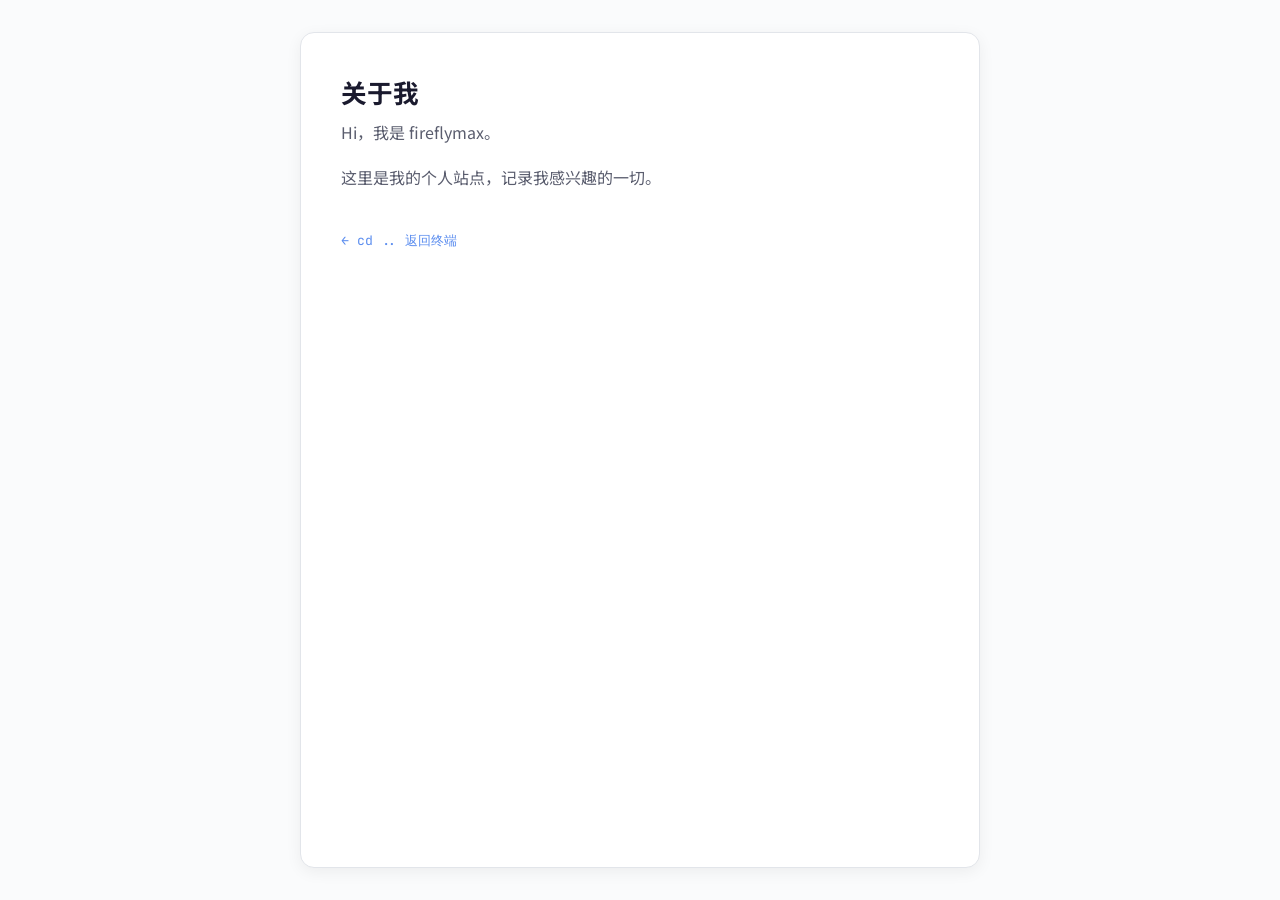
<file: about.html>
<!DOCTYPE html>
<html lang="zh-CN">
<head>
    <meta charset="UTF-8">
    <meta name="viewport" content="width=device-width, initial-scale=1.0">
    <title>About — fireflymax</title>
    <link href="https://fonts.googleapis.com/css2?family=Noto+Sans+SC:wght@300;400;500;700&family=JetBrains+Mono:wght@400;500&display=swap" rel="stylesheet">
    <style>
        * { margin: 0; padding: 0; box-sizing: border-box; }
        body {
            font-family: 'Noto Sans SC', 'Segoe UI', system-ui, sans-serif;
            background: #fafbfc;
            color: #1a1a2e;
            min-height: 100vh;
            display: flex;
            justify-content: center;
            padding: 2rem;
            -webkit-font-smoothing: antialiased;
        }
        .post {
            max-width: 680px;
            width: 100%;
            background: #fff;
            border: 1px solid #e2e5ea;
            border-radius: 14px;
            padding: 2.5rem;
            box-shadow: 0 4px 16px rgba(0,0,0,0.06);
        }
        .post h1 {
            font-size: 1.6rem;
            font-weight: 700;
            margin-bottom: 0.5rem;
        }
        .post p {
            line-height: 1.8;
            color: #5a5d6e;
            margin-bottom: 1rem;
        }
        .back-link {
            display: inline-block;
            margin-top: 1.5rem;
            font-family: 'JetBrains Mono', monospace;
            font-size: 0.82rem;
            color: #5b8def;
            text-decoration: none;
        }
        .back-link:hover { text-decoration: underline; }
    </style>
</head>
<body>
    <div class="post">
        <h1>关于我</h1>
        <p>Hi，我是 fireflymax。</p>
        <p>这里是我的个人站点，记录我感兴趣的一切。</p>
        <a href="./index.html" class="back-link">← cd .. 返回终端</a>
    </div>
</body>
</html>
</file>
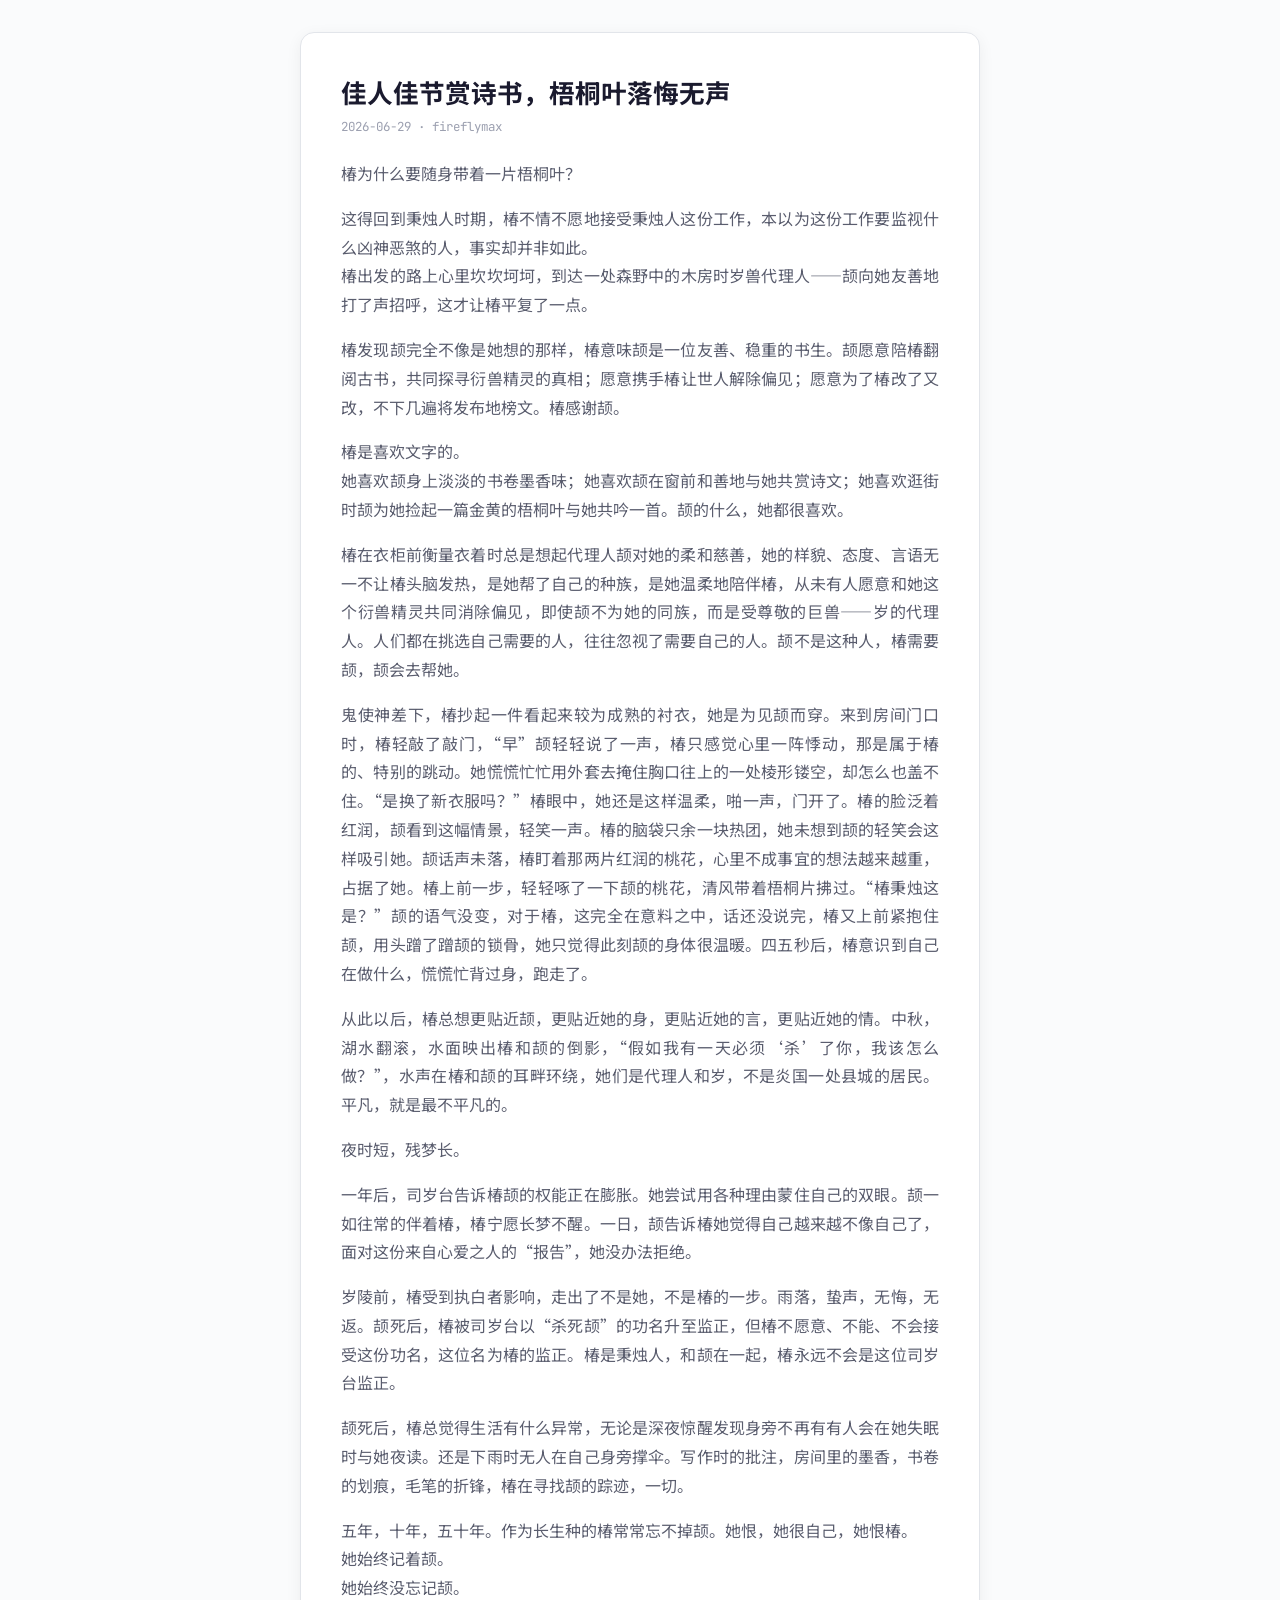
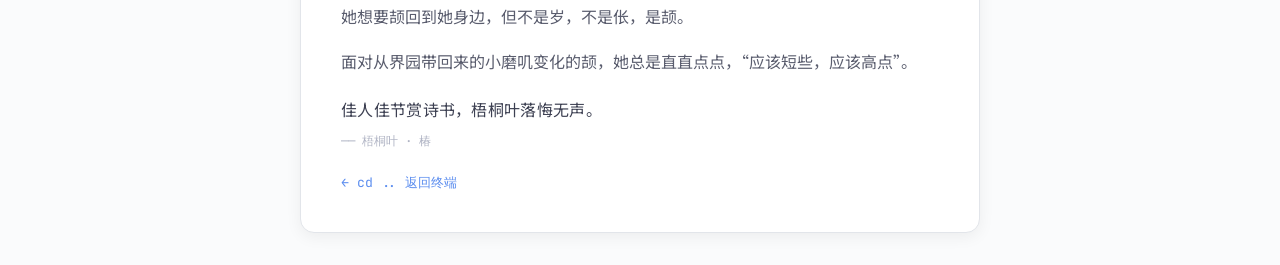
<file: blog/chun_jie.html>
<!DOCTYPE html>
<html lang="zh-CN">
<head>
    <meta charset="UTF-8">
    <meta name="viewport" content="width=device-width, initial-scale=1.0">
    <title>佳人佳节赏诗书，梧桐叶落悔无声 · fireflymax</title>
    <link href="https://fonts.googleapis.com/css2?family=Noto+Sans+SC:wght@300;400;500;700&family=JetBrains+Mono:wght@400;500&display=swap" rel="stylesheet">
    <style>
        * { margin: 0; padding: 0; box-sizing: border-box; }
        body {
            font-family: 'Noto Sans SC', 'Segoe UI', system-ui, sans-serif;
            background: #fafbfc;
            color: #1a1a2e;
            min-height: 100vh;
            display: flex;
            justify-content: center;
            padding: 2rem;
            -webkit-font-smoothing: antialiased;
        }
        .post {
            max-width: 680px;
            width: 100%;
            background: #fff;
            border: 1px solid #e2e5ea;
            border-radius: 14px;
            padding: 2.5rem;
            box-shadow: 0 4px 16px rgba(0,0,0,0.06);
        }
        .post h1 {
            font-size: 1.6rem;
            font-weight: 700;
            margin-bottom: 0.5rem;
        }
        .post .date {
            font-family: 'JetBrains Mono', monospace;
            font-size: 0.78rem;
            color: #9ca0b0;
            margin-bottom: 1.5rem;
        }
        .post p {
            line-height: 1.8;
            color: #5a5d6e;
            margin-bottom: 1rem;
            text-align: justify;
        }
        /* 故事段落间距更舒服，且保留统一风格 */
        .post p:last-of-type {
            margin-bottom: 0.5rem;
        }
        .back-link {
            display: inline-block;
            margin-top: 1.5rem;
            font-family: 'JetBrains Mono', monospace;
            font-size: 0.82rem;
            color: #5b8def;
            text-decoration: none;
        }
        .back-link:hover { text-decoration: underline; }
        /* 增加一点呼吸感 */
        .story-divider {
            margin: 1.2rem 0;
            border: 0;
            height: 1px;
            background: linear-gradient(to right, #e2e5ea, transparent);
        }
        .signature {
            font-family: 'JetBrains Mono', monospace;
            font-size: 0.78rem;
            color: #b0b4c4;
            margin-top: 0.5rem;
        }
    </style>
</head>
<body>
    <div class="post">
        <h1>佳人佳节赏诗书，梧桐叶落悔无声</h1>
        <div class="date">2026-06-29 · fireflymax</div>

        <p>椿为什么要随身带着一片梧桐叶？</p>
        <p>这得回到秉烛人时期，椿不情不愿地接受秉烛人这份工作，本以为这份工作要监视什么凶神恶煞的人，事实却并非如此。<br>
        椿出发的路上心里坎坎坷坷，到达一处森野中的木房时岁兽代理人——颉向她友善地打了声招呼，这才让椿平复了一点。</p>
        <p>椿发现颉完全不像是她想的那样，椿意味颉是一位友善、稳重的书生。颉愿意陪椿翻阅古书，共同探寻衍兽精灵的真相；愿意携手椿让世人解除偏见；愿意为了椿改了又改，不下几遍将发布地榜文。椿感谢颉。</p>
        <p>椿是喜欢文字的。<br>
        她喜欢颉身上淡淡的书卷墨香味；她喜欢颉在窗前和善地与她共赏诗文；她喜欢逛街时颉为她捡起一篇金黄的梧桐叶与她共吟一首。颉的什么，她都很喜欢。</p>
        <p>椿在衣柜前衡量衣着时总是想起代理人颉对她的柔和慈善，她的样貌、态度、言语无一不让椿头脑发热，是她帮了自己的种族，是她温柔地陪伴椿，从未有人愿意和她这个衍兽精灵共同消除偏见，即使颉不为她的同族，而是受尊敬的巨兽——岁的代理人。人们都在挑选自己需要的人，往往忽视了需要自己的人。颉不是这种人，椿需要颉，颉会去帮她。</p>
        <p>鬼使神差下，椿抄起一件看起来较为成熟的衬衣，她是为见颉而穿。来到房间门口时，椿轻敲了敲门，“早”颉轻轻说了一声，椿只感觉心里一阵悸动，那是属于椿的、特别的跳动。她慌慌忙忙用外套去掩住胸口往上的一处棱形镂空，却怎么也盖不住。“是换了新衣服吗？”椿眼中，她还是这样温柔，啪一声，门开了。椿的脸泛着红润，颉看到这幅情景，轻笑一声。椿的脑袋只余一块热团，她未想到颉的轻笑会这样吸引她。颉话声未落，椿盯着那两片红润的桃花，心里不成事宜的想法越来越重，占据了她。椿上前一步，轻轻啄了一下颉的桃花，清风带着梧桐片拂过。“椿秉烛这是？”颉的语气没变，对于椿，这完全在意料之中，话还没说完，椿又上前紧抱住颉，用头蹭了蹭颉的锁骨，她只觉得此刻颉的身体很温暖。四五秒后，椿意识到自己在做什么，慌慌忙背过身，跑走了。</p>
        <p>从此以后，椿总想更贴近颉，更贴近她的身，更贴近她的言，更贴近她的情。中秋，湖水翻滚，水面映出椿和颉的倒影，“假如我有一天必须‘杀’了你，我该怎么做？”，水声在椿和颉的耳畔环绕，她们是代理人和岁，不是炎国一处县城的居民。平凡，就是最不平凡的。</p>
        <p>夜时短，残梦长。</p>
        <p>一年后，司岁台告诉椿颉的权能正在膨胀。她尝试用各种理由蒙住自己的双眼。颉一如往常的伴着椿，椿宁愿长梦不醒。一日，颉告诉椿她觉得自己越来越不像自己了，面对这份来自心爱之人的“报告”，她没办法拒绝。</p>
        <p>岁陵前，椿受到执白者影响，走出了不是她，不是椿的一步。雨落，蛰声，无悔，无返。颉死后，椿被司岁台以“杀死颉”的功名升至监正，但椿不愿意、不能、不会接受这份功名，这位名为椿的监正。椿是秉烛人，和颉在一起，椿永远不会是这位司岁台监正。</p>
        <p>颉死后，椿总觉得生活有什么异常，无论是深夜惊醒发现身旁不再有有人会在她失眠时与她夜读。还是下雨时无人在自己身旁撑伞。写作时的批注，房间里的墨香，书卷的划痕，毛笔的折锋，椿在寻找颉的踪迹，一切。</p>
        <p>五年，十年，五十年。作为长生种的椿常常忘不掉颉。她恨，她很自己，她恨椿。<br>
        她始终记着颉。<br>
        她始终没忘记颉。<br>
        她想要颉回到她身边，但不是岁，不是伥，是颉。</p>
        <p>面对从界园带回来的小磨叽变化的颉，她总是直直点点，“应该短些，应该高点”。</p>

        <!-- 保持原文结尾诗句，并留一行呼吸 -->
        <p style="margin-top: 1.2rem; color: #3d4052; font-weight: 400; letter-spacing: 0.3px;">佳人佳节赏诗书，梧桐叶落悔无声。</p>
        <div class="signature">—— 梧桐叶 · 椿</div>

        <a href="../index.html" class="back-link">← cd .. 返回终端</a>
    </div>
</body>
</html>
</file>
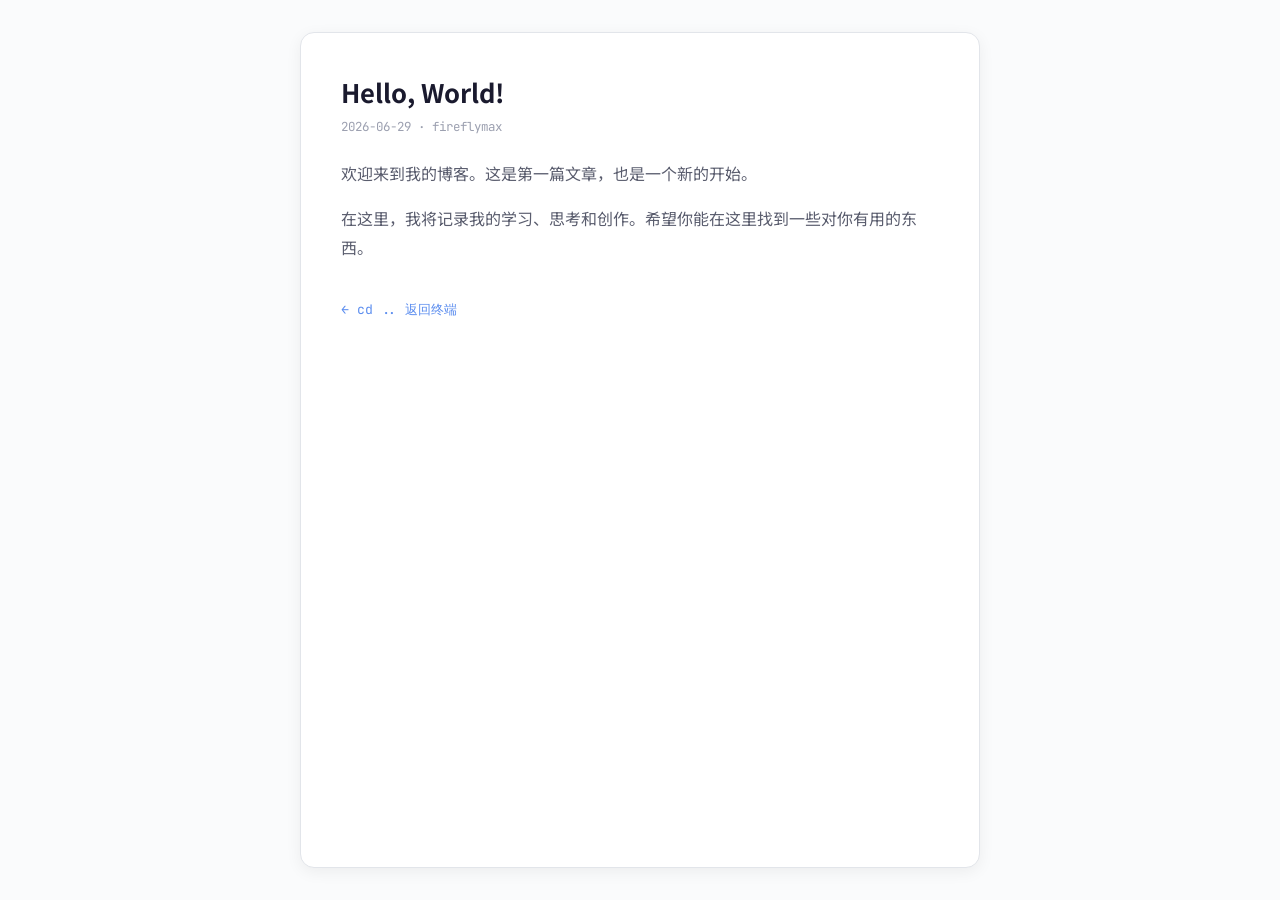
<file: blog/hello-world.html>
<!DOCTYPE html>
<html lang="zh-CN">
<head>
    <meta charset="UTF-8">
    <meta name="viewport" content="width=device-width, initial-scale=1.0">
    <title>Hello World — fireflymax</title>
    <link href="https://fonts.googleapis.com/css2?family=Noto+Sans+SC:wght@300;400;500;700&family=JetBrains+Mono:wght@400;500&display=swap" rel="stylesheet">
    <style>
        * { margin: 0; padding: 0; box-sizing: border-box; }
        body {
            font-family: 'Noto Sans SC', 'Segoe UI', system-ui, sans-serif;
            background: #fafbfc;
            color: #1a1a2e;
            min-height: 100vh;
            display: flex;
            justify-content: center;
            padding: 2rem;
            -webkit-font-smoothing: antialiased;
        }
        .post {
            max-width: 680px;
            width: 100%;
            background: #fff;
            border: 1px solid #e2e5ea;
            border-radius: 14px;
            padding: 2.5rem;
            box-shadow: 0 4px 16px rgba(0,0,0,0.06);
        }
        .post h1 {
            font-size: 1.6rem;
            font-weight: 700;
            margin-bottom: 0.5rem;
        }
        .post .date {
            font-family: 'JetBrains Mono', monospace;
            font-size: 0.78rem;
            color: #9ca0b0;
            margin-bottom: 1.5rem;
        }
        .post p {
            line-height: 1.8;
            color: #5a5d6e;
            margin-bottom: 1rem;
        }
        .back-link {
            display: inline-block;
            margin-top: 1.5rem;
            font-family: 'JetBrains Mono', monospace;
            font-size: 0.82rem;
            color: #5b8def;
            text-decoration: none;
        }
        .back-link:hover { text-decoration: underline; }
    </style>
</head>
<body>
    <div class="post">
        <h1>Hello, World!</h1>
        <div class="date">2026-06-29 · fireflymax</div>
        <p>欢迎来到我的博客。这是第一篇文章，也是一个新的开始。</p>
        <p>在这里，我将记录我的学习、思考和创作。希望你能在这里找到一些对你有用的东西。</p>
        <a href="../index.html" class="back-link">← cd .. 返回终端</a>
    </div>
</body>
</html>
</file>
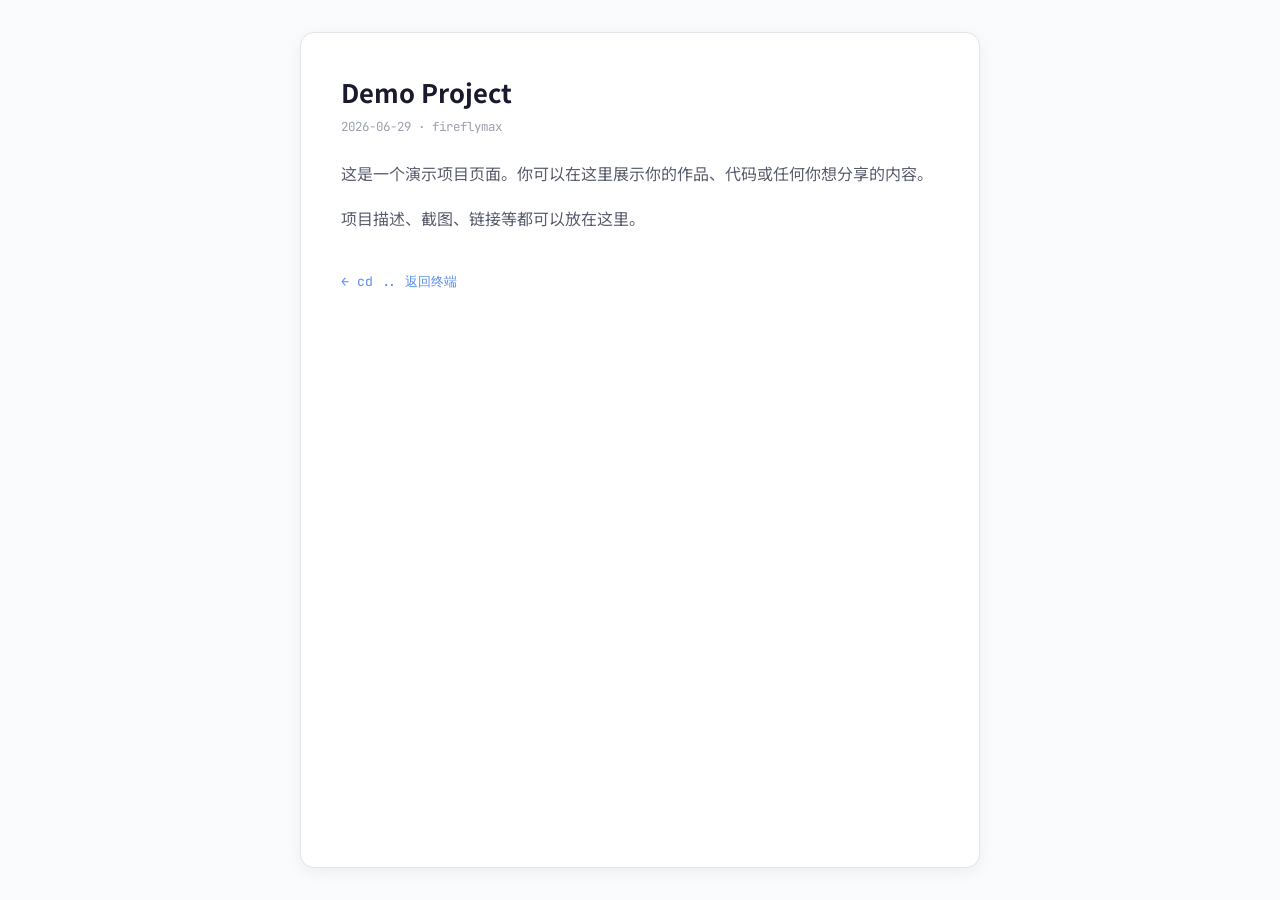
<file: projects/demo.html>
<!DOCTYPE html>
<html lang="zh-CN">
<head>
    <meta charset="UTF-8">
    <meta name="viewport" content="width=device-width, initial-scale=1.0">
    <title>Demo Project — fireflymax</title>
    <link href="https://fonts.googleapis.com/css2?family=Noto+Sans+SC:wght@300;400;500;700&family=JetBrains+Mono:wght@400;500&display=swap" rel="stylesheet">
    <style>
        * { margin: 0; padding: 0; box-sizing: border-box; }
        body {
            font-family: 'Noto Sans SC', 'Segoe UI', system-ui, sans-serif;
            background: #fafbfc;
            color: #1a1a2e;
            min-height: 100vh;
            display: flex;
            justify-content: center;
            padding: 2rem;
            -webkit-font-smoothing: antialiased;
        }
        .post {
            max-width: 680px;
            width: 100%;
            background: #fff;
            border: 1px solid #e2e5ea;
            border-radius: 14px;
            padding: 2.5rem;
            box-shadow: 0 4px 16px rgba(0,0,0,0.06);
        }
        .post h1 {
            font-size: 1.6rem;
            font-weight: 700;
            margin-bottom: 0.5rem;
        }
        .post .date {
            font-family: 'JetBrains Mono', monospace;
            font-size: 0.78rem;
            color: #9ca0b0;
            margin-bottom: 1.5rem;
        }
        .post p {
            line-height: 1.8;
            color: #5a5d6e;
            margin-bottom: 1rem;
        }
        .back-link {
            display: inline-block;
            margin-top: 1.5rem;
            font-family: 'JetBrains Mono', monospace;
            font-size: 0.82rem;
            color: #5b8def;
            text-decoration: none;
        }
        .back-link:hover { text-decoration: underline; }
    </style>
</head>
<body>
    <div class="post">
        <h1>Demo Project</h1>
        <div class="date">2026-06-29 · fireflymax</div>
        <p>这是一个演示项目页面。你可以在这里展示你的作品、代码或任何你想分享的内容。</p>
        <p>项目描述、截图、链接等都可以放在这里。</p>
        <a href="../index.html" class="back-link">← cd .. 返回终端</a>
    </div>
</body>
</html>
</file>
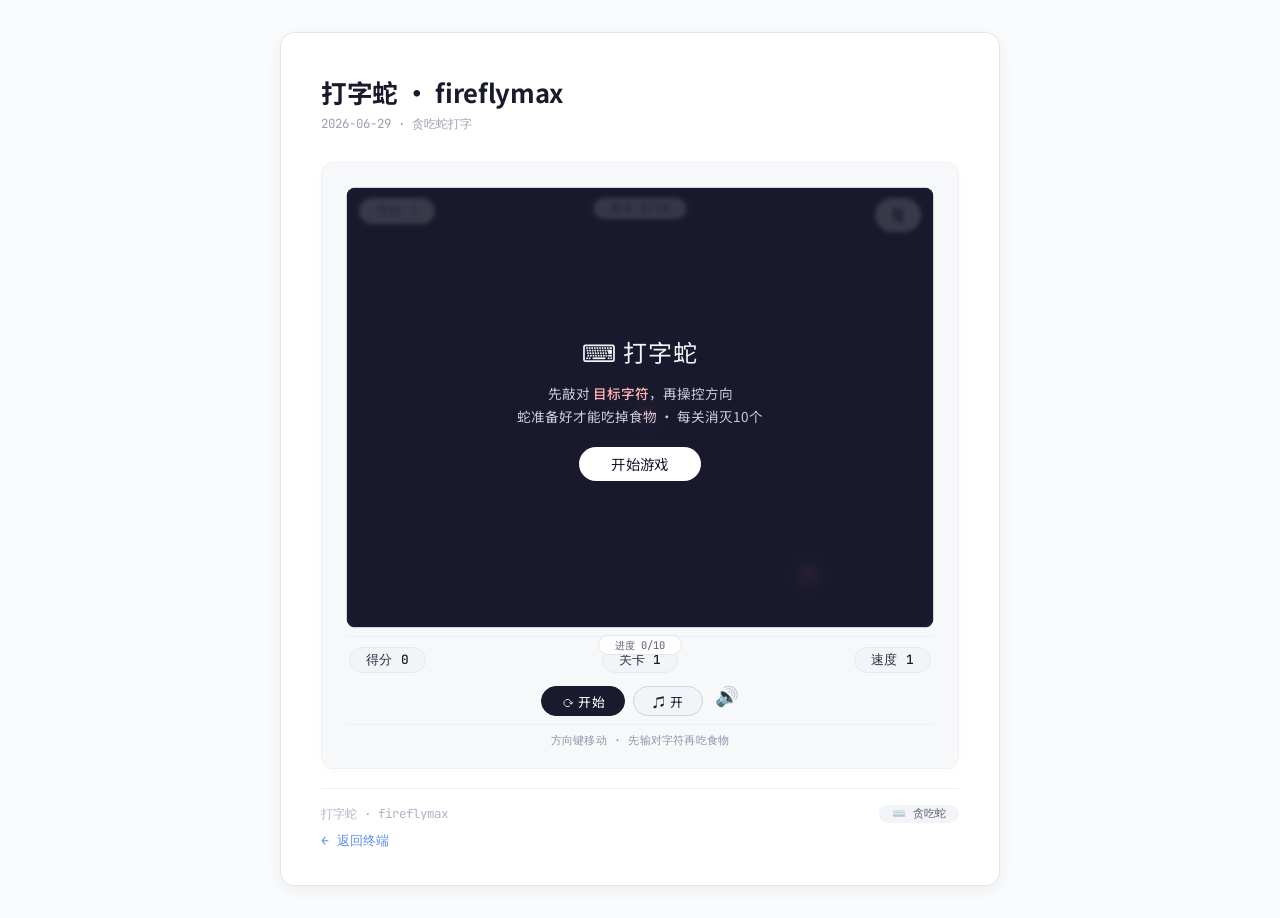
<file: projects/sncak.html>
<!DOCTYPE html>
<html lang="zh-CN">
<head>
    <meta charset="UTF-8">
    <meta name="viewport" content="width=device-width, initial-scale=1.0">
    <title>打字蛇 · fireflymax</title>
    <link href="https://fonts.googleapis.com/css2?family=Noto+Sans+SC:wght@300;400;500;700&family=JetBrains+Mono:wght@400;500&display=swap" rel="stylesheet">
    <style>
        * { margin: 0; padding: 0; box-sizing: border-box; }
        body {
            font-family: 'Noto Sans SC', 'Segoe UI', system-ui, sans-serif;
            background: #fafbfc;
            color: #1a1a2e;
            min-height: 100vh;
            display: flex;
            justify-content: center;
            align-items: center;
            padding: 2rem;
            -webkit-font-smoothing: antialiased;
        }
        .post {
            max-width: 720px;
            width: 100%;
            background: #fff;
            border: 1px solid #e2e5ea;
            border-radius: 14px;
            padding: 2.5rem 2.5rem 2.2rem;
            box-shadow: 0 4px 16px rgba(0,0,0,0.06);
        }
        .post h1 {
            font-size: 1.6rem;
            font-weight: 700;
            margin-bottom: 0.3rem;
            letter-spacing: -0.3px;
        }
        .post .date {
            font-family: 'JetBrains Mono', monospace;
            font-size: 0.78rem;
            color: #9ca0b0;
            margin-bottom: 1.8rem;
        }
        .post .game-wrapper {
            margin: 1.2rem 0 0.5rem;
            border-radius: 12px;
            overflow: hidden;
            border: 1px solid #eef0f4;
            background: #ffffff;
            box-shadow: 0 2px 8px rgba(0,0,0,0.02);
        }
        .game-container {
            position: relative;
            background: #f7f8fa;
            padding: 1.5rem 1.5rem 1.2rem;
            display: flex;
            flex-direction: column;
            align-items: center;
        }
        .canvas-wrap {
            position: relative;
            border-radius: 10px;
            background: #1a1a2e;
            border: 1px solid #d0d4de;
            box-shadow: inset 0 2px 6px rgba(0,0,0,0.04);
        }
        #gameCanvas {
            display: block;
            border-radius: 8px;
            width: 100%;
            height: auto;
            background: #1a1a2e;
        }
        .info-panel {
            display: flex;
            justify-content: space-between;
            width: 100%;
            padding: 0.6rem 0.2rem 0.2rem;
            color: #3d4052;
            font-size: 0.85rem;
            font-weight: 400;
            letter-spacing: 0.2px;
            border-top: 1px solid #eef0f4;
            margin-top: 0.5rem;
        }
        .info-panel span {
            background: #f2f4f8;
            padding: 0.2rem 1rem;
            border-radius: 30px;
            color: #2c2f40;
            font-family: 'JetBrains Mono', monospace;
            font-size: 0.8rem;
            border: 1px solid #e6e9ef;
        }
        .info-panel span b {
            font-weight: 500;
            color: #1a1a2e;
        }
        .controls {
            display: flex;
            gap: 0.5rem;
            margin-top: 0.6rem;
            flex-wrap: wrap;
            justify-content: center;
        }
        .btn {
            padding: 0.3rem 1.2rem;
            font-size: 0.8rem;
            font-family: 'Noto Sans SC', sans-serif;
            border: 1px solid #d0d4de;
            border-radius: 40px;
            background: #ffffff;
            color: #1a1a2e;
            cursor: pointer;
            transition: all 0.15s;
            box-shadow: 0 1px 2px rgba(0,0,0,0.02);
            letter-spacing: 0.3px;
        }
        .btn:hover {
            background: #f2f4f8;
            border-color: #b0b8c8;
            box-shadow: 0 2px 6px rgba(0,0,0,0.04);
        }
        .btn-start {
            background: #1a1a2e;
            border-color: #1a1a2e;
            color: white;
        }
        .btn-start:hover {
            background: #2d2f4a;
            border-color: #2d2f4a;
        }
        .btn-music {
            background: #f2f4f8;
        }
        .status-bar {
            font-size: 0.7rem;
            color: #8d92a8;
            margin-top: 0.5rem;
            font-family: 'JetBrains Mono', monospace;
            letter-spacing: 0.2px;
            border-top: 1px solid #eef0f4;
            padding-top: 0.5rem;
            width: 100%;
            text-align: center;
        }
        .target-char {
            position: absolute;
            top: 10px;
            right: 12px;
            background: rgba(255,255,255,0.9);
            backdrop-filter: blur(4px);
            color: #1a1a2e;
            padding: 0.2rem 1rem;
            border-radius: 40px;
            font-size: 1.2rem;
            font-weight: 600;
            border: 1px solid #e2e5ea;
            box-shadow: 0 2px 8px rgba(0,0,0,0.04);
            font-family: 'JetBrains Mono', monospace;
        }
        .input-display {
            position: absolute;
            top: 10px;
            left: 12px;
            background: rgba(255,255,255,0.9);
            backdrop-filter: blur(4px);
            padding: 0.2rem 1rem;
            border-radius: 40px;
            font-size: 0.8rem;
            border: 1px solid #e2e5ea;
            color: #5a5d6e;
            font-family: 'JetBrains Mono', monospace;
            box-shadow: 0 2px 8px rgba(0,0,0,0.02);
        }
        .input-display.correct { border-color: #3b9e6d; background: #eafaf2; color: #1a5a3a; }
        .input-display.wrong { border-color: #d45a6a; background: #fdeeef; color: #8f3a48; }
        .level-info {
            position: absolute;
            top: 10px;
            left: 50%;
            transform: translateX(-50%);
            background: rgba(255,255,255,0.85);
            backdrop-filter: blur(4px);
            color: #1a1a2e;
            padding: 0.15rem 1rem;
            border-radius: 40px;
            font-size: 0.7rem;
            border: 1px solid #e2e5ea;
            font-family: 'JetBrains Mono', monospace;
            letter-spacing: 0.3px;
            font-weight: 400;
        }
        .level-progress {
            position: absolute;
            bottom: -28px;
            left: 50%;
            transform: translateX(-50%);
            background: rgba(255,255,255,0.85);
            backdrop-filter: blur(4px);
            padding: 0.1rem 1rem;
            border-radius: 40px;
            font-size: 0.65rem;
            border: 1px solid #e2e5ea;
            color: #5a5d6e;
            font-family: 'JetBrains Mono', monospace;
            white-space: nowrap;
        }
        .start-screen, .game-over-screen {
            position: absolute;
            top: 0; left: 0;
            width: 100%; height: 100%;
            background: rgba(26, 26, 46, 0.85);
            backdrop-filter: blur(2px);
            display: flex;
            flex-direction: column;
            align-items: center;
            justify-content: center;
            border-radius: 8px;
            z-index: 20;
            padding: 2rem;
        }
        .start-screen h2, .game-over-screen h2 {
            color: #f2f4f8;
            font-weight: 400;
            font-size: 1.5rem;
            letter-spacing: 1px;
            margin-bottom: 0.8rem;
        }
        .start-screen p, .game-over-screen p {
            color: #c8ccdc;
            font-size: 0.85rem;
            line-height: 1.7;
            text-align: center;
            max-width: 400px;
        }
        .start-screen p span, .game-over-screen p span {
            color: #eef0f4;
            font-weight: 500;
        }
        .start-screen .btn, .game-over-screen .btn {
            margin-top: 1.2rem;
            background: #ffffff;
            border: none;
            padding: 0.4rem 2rem;
            font-size: 0.9rem;
            border-radius: 40px;
        }
        .start-screen .btn:hover, .game-over-screen .btn:hover {
            background: #eef0f4;
        }
        .sound-indicator {
            display: inline-block;
            font-size: 1.2rem;
            cursor: pointer;
            margin-left: 0.2rem;
            line-height: 1;
        }
        .hint-text {
            font-size: 0.7rem;
            color: #9ca0b0;
            margin-top: 0.3rem;
            font-family: 'JetBrains Mono', monospace;
            letter-spacing: 0.2px;
        }
        .post .signature {
            margin-top: 1.2rem;
            font-family: 'JetBrains Mono', monospace;
            font-size: 0.78rem;
            color: #b0b4c4;
            border-top: 1px solid #eef0f4;
            padding-top: 1rem;
            display: flex;
            justify-content: space-between;
            align-items: center;
        }
        .post .signature .tag {
            background: #f2f4f8;
            padding: 0.1rem 0.8rem;
            border-radius: 30px;
            font-size: 0.7rem;
            color: #5a5d6e;
        }
        a { color: #5b8def; text-decoration: none; }
        a:hover { text-decoration: underline; }
        .back-link {
            font-family: 'JetBrains Mono', monospace;
            font-size: 0.8rem;
        }
        @media (max-width: 600px) {
            .post { padding: 1.5rem; }
            .game-container { padding: 1rem 0.5rem; }
            .target-char, .input-display { font-size: 0.9rem; padding: 0.1rem 0.8rem; }
            .level-info { font-size: 0.6rem; padding: 0.1rem 0.6rem; }
            .info-panel span { font-size: 0.65rem; padding: 0.1rem 0.6rem; }
        }
    </style>
</head>
<body>
<div class="post">
    <h1>打字蛇 · fireflymax</h1>
    <div class="date">2026-06-29 · 贪吃蛇打字</div>

    <div class="game-wrapper">
        <div class="game-container">
            <div class="canvas-wrap">
                <canvas id="gameCanvas" width="600" height="450"></canvas>
                <div class="level-info">关卡 <span id="levelDisplay">1</span>/10</div>
                <div class="target-char" id="targetChar">A</div>
                <div class="input-display" id="inputDisplay">等待 <span id="inputChar">?</span></div>
                <div class="level-progress">进度 <span id="progress">0</span>/10</div>
                <div class="start-screen" id="startScreen">
                    <h2>⌨️ 打字蛇</h2>
                    <p>先敲对 <span style="color:#ffb3b3;">目标字符</span>，再操控方向<br>
                    蛇准备好才能吃掉食物 · 每关消灭10个</p>
                    <button class="btn" onclick="startGame()">开始游戏</button>
                </div>
                <div class="game-over-screen" id="gameOverScreen" style="display:none">
                    <h2>✦ 终章</h2>
                    <p>得分 <b id="finalScore" style="color:#fff;">0</b> · 关卡 <b id="finalLevel" style="color:#fff;">1</b></p>
                    <p id="failReason" style="color:#d4a0a8;"></p>
                    <button class="btn" onclick="startGame()">再来一次</button>
                </div>
            </div>

            <div class="info-panel">
                <span>得分 <b id="score">0</b></span>
                <span>关卡 <b id="level">1</b></span>
                <span>速度 <b id="speed">1</b></span>
            </div>

            <div class="controls">
                <button class="btn btn-start" onclick="startGame()">⟳ 开始</button>
                <button class="btn btn-music" onclick="toggleMusic()">♫ <span id="musicStatus">开</span></button>
                <span class="sound-indicator" onclick="toggleMusic()">🔊</span>
            </div>
            <div class="status-bar">方向键移动 · 先输对字符再吃食物</div>
        </div>
    </div>

    <div class="signature">
        <span>打字蛇 · fireflymax</span>
        <span class="tag">⌨️ 贪吃蛇</span>
    </div>
    <div style="margin-top: 0.5rem; font-size: 0.75rem; color: #b0b4c4;">
        <a href="#" class="back-link">← 返回终端</a>
    </div>
</div>

<script>
    (function() {
        const canvas = document.getElementById('gameCanvas');
        const ctx = canvas.getContext('2d');
        const gridSize = 15;
        const cols = canvas.width / gridSize;
        const rows = canvas.height / gridSize;

        let snake, direction, food, targetChar, lastInputChar, isReady;
        let score, level, charsCollected;
        let gameLoop, speed;
        let isGameRunning = false;
        let musicPlaying = true;
        let audioContext, bgMusicInterval;

        const chars = {
            upper: 'ABCDEFGHIJKLMNOPQRSTUVWXYZ',
            lower: 'abcdefghijklmnopqrstuvwxyz',
            numbers: '0123456789',
            special: '，。？！、；："\'【】{}（）(),.?!\''
        };

        function initAudio() {
            if (!audioContext) {
                audioContext = new (window.AudioContext || window.webkitAudioContext)();
            }
        }

        function playSound(freq, duration, type='square') {
            if (!musicPlaying) return;
            try {
                initAudio();
                const osc = audioContext.createOscillator();
                const gain = audioContext.createGain();
                osc.type = type;
                osc.frequency.value = freq;
                gain.gain.value = 0.08;
                gain.gain.exponentialRampToValueAtTime(0.001, audioContext.currentTime + duration);
                osc.connect(gain);
                gain.connect(audioContext.destination);
                osc.start();
                osc.stop(audioContext.currentTime + duration);
            } catch(e) {}
        }

        function playEatSound() {
            playSound(523, 0.1, 'sine');
            setTimeout(() => playSound(659, 0.1, 'sine'), 50);
            setTimeout(() => playSound(784, 0.15, 'sine'), 100);
        }
        function playWrongSound() { playSound(150, 0.3, 'sawtooth'); }
        function playLevelUpSound() {
            [0,100,200,300,400].forEach((delay, i) => {
                setTimeout(() => playSound(400 + i * 100, 0.15, 'sine'), delay);
            });
        }
        function playGameOverSound() {
            playSound(400, 0.2);
            setTimeout(() => playSound(300, 0.2), 150);
            setTimeout(() => playSound(200, 0.3), 300);
            setTimeout(() => playSound(100, 0.5), 450);
        }
        function playReadySound() {
            playSound(600, 0.1, 'sine');
            setTimeout(() => playSound(800, 0.15, 'sine'), 80);
        }

        function startBgMusic() {
            if (!musicPlaying || bgMusicInterval) return;
            const notes = [262, 294, 330, 349, 392, 349, 330, 294];
            let noteIndex = 0;
            bgMusicInterval = setInterval(() => {
                if (musicPlaying) {
                    playSound(notes[noteIndex] / 2, 0.3, 'sine');
                    noteIndex = (noteIndex + 1) % notes.length;
                }
            }, 400);
        }
        function stopBgMusic() {
            if (bgMusicInterval) {
                clearInterval(bgMusicInterval);
                bgMusicInterval = null;
            }
        }

        function toggleMusic() {
            musicPlaying = !musicPlaying;
            document.getElementById('musicStatus').textContent = musicPlaying ? '开' : '关';
            document.querySelector('.sound-indicator').textContent = musicPlaying ? '🔊' : '🔇';
            if (musicPlaying) startBgMusic();
            else stopBgMusic();
        }

        function getRandomChar() {
            let charSet = chars.upper;
            if (level >= 2) charSet += chars.lower;
            if (level >= 3) charSet += chars.numbers;
            if (level >= 4) charSet += chars.special;

            // 排除 W A S D（大小写）
            const excludeSet = new Set(['W', 'A', 'S', 'D', 'w', 'a', 's', 'd']);
            let availableChars = charSet.split('').filter(c => !excludeSet.has(c));

            // 如果可用字符集为空（极端情况），则从原字符集取
            if (availableChars.length === 0) {
                availableChars = charSet.split('');
            }

            return availableChars[Math.floor(Math.random() * availableChars.length)];
        }

        function initGame() {
            snake = [{x: Math.floor(cols/2), y: Math.floor(rows/2)}];
            direction = {x: 0, y: 0};
            score = 0;
            level = 1;
            charsCollected = 0;
            speed = 200;
            lastInputChar = '';
            isReady = false;
            spawnFood();
            updateUI();
        }

        function spawnFood() {
            let validPosition = false;
            while (!validPosition) {
                food = {
                    x: Math.floor(Math.random() * cols),
                    y: Math.floor(Math.random() * rows),
                    char: getRandomChar()
                };
                validPosition = !snake.some(s => s.x === food.x && s.y === food.y);
            }
            targetChar = food.char;
            lastInputChar = '';
            isReady = false;
            document.getElementById('targetChar').textContent = targetChar;
            document.getElementById('inputChar').textContent = '?';
            updateInputDisplay();
        }

        function updateInputDisplay() {
            const display = document.getElementById('inputDisplay');
            if (isReady) {
                display.className = 'input-display correct';
                document.getElementById('inputChar').textContent = lastInputChar + ' ✓';
            } else {
                display.className = 'input-display';
                document.getElementById('inputChar').textContent = '?';
            }
        }

        function updateUI() {
            document.getElementById('score').textContent = score;
            document.getElementById('level').textContent = level;
            document.getElementById('levelDisplay').textContent = level;
            document.getElementById('progress').textContent = charsCollected;
            document.getElementById('speed').textContent = Math.ceil(200 / speed);
        }

        function drawSnake() {
            snake.forEach((segment, index) => {
                const hue = (index * 10 + score * 5) % 360;
                let bodyColor = `hsl(${hue}, 70%, 55%)`;
                let glowColor = `hsl(${hue}, 70%, 55%)`;
                if (index === 0 && isReady) {
                    bodyColor = '#3b9e6d';
                    glowColor = '#3b9e6d';
                }
                ctx.shadowBlur = index === 0 ? 12 : 4;
                ctx.shadowColor = glowColor;
                const gradient = ctx.createRadialGradient(
                    segment.x * gridSize + gridSize/2, segment.y * gridSize + gridSize/2, 0,
                    segment.x * gridSize + gridSize/2, segment.y * gridSize + gridSize/2, gridSize/2
                );
                gradient.addColorStop(0, bodyColor);
                gradient.addColorStop(1, `hsl(${hue}, 70%, 35%)`);
                ctx.fillStyle = gradient;
                ctx.beginPath();
                ctx.roundRect(segment.x * gridSize + 1, segment.y * gridSize + 1, gridSize - 2, gridSize - 2, 4);
                ctx.fill();
                ctx.shadowBlur = 0;
                if (index === 0) {
                    ctx.fillStyle = isReady ? '#fff' : '#333';
                    ctx.beginPath();
                    ctx.arc(segment.x * gridSize + 5, segment.y * gridSize + 5, 2, 0, Math.PI * 2);
                    ctx.arc(segment.x * gridSize + 10, segment.y * gridSize + 5, 2, 0, Math.PI * 2);
                    ctx.fill();
                }
            });
        }

        function drawFood() {
            const x = food.x * gridSize + gridSize/2;
            const y = food.y * gridSize + gridSize/2;
            ctx.shadowBlur = 18;
            ctx.shadowColor = isReady ? '#3b9e6d' : '#d45a6a';
            ctx.fillStyle = isReady ? '#3b9e6d' : '#d45a6a';
            ctx.font = 'bold 14px "JetBrains Mono", monospace';
            ctx.textAlign = 'center';
            ctx.textBaseline = 'middle';
            ctx.fillText(food.char, x, y);
            ctx.shadowBlur = 0;
            ctx.strokeStyle = isReady ? '#fff' : 'rgba(255,255,255,0.3)';
            ctx.lineWidth = isReady ? 2 : 1.5;
            ctx.beginPath();
            ctx.arc(x, y, gridSize/2 + 2, 0, Math.PI * 2);
            ctx.stroke();
            if (isReady) {
                ctx.fillStyle = '#3b9e6d';
                ctx.font = '10px "JetBrains Mono", monospace';
                ctx.fillText('✓', x, y + gridSize + 5);
            }
        }

        function draw() {
            ctx.fillStyle = '#1a1a2e';
            ctx.fillRect(0, 0, canvas.width, canvas.height);
            ctx.strokeStyle = 'rgba(255,255,255,0.04)';
            ctx.lineWidth = 0.5;
            for (let i = 0; i <= cols; i++) {
                ctx.beginPath();
                ctx.moveTo(i * gridSize, 0);
                ctx.lineTo(i * gridSize, canvas.height);
                ctx.stroke();
            }
            for (let i = 0; i <= rows; i++) {
                ctx.beginPath();
                ctx.moveTo(0, i * gridSize);
                ctx.lineTo(canvas.width, i * gridSize);
                ctx.stroke();
            }
            drawFood();
            drawSnake();
        }

        function moveSnake() {
            if (direction.x === 0 && direction.y === 0) return;
            const head = {x: snake[0].x + direction.x, y: snake[0].y + direction.y};
            if (head.x < 0 || head.x >= cols || head.y < 0 || head.y >= rows) {
                gameOver('撞墙了');
                return;
            }
            if (snake.some(s => s.x === head.x && s.y === head.y)) {
                gameOver('撞到自己');
                return;
            }
            snake.unshift(head);
            if (head.x === food.x && head.y === food.y) {
                if (isReady) {
                    score += 10 * level;
                    charsCollected++;
                    playEatSound();
                    if (charsCollected >= 10) {
                        levelUp();
                    } else {
                        spawnFood();
                    }
                } else {
                    gameOver('还没输入正确字符就吃食物');
                    return;
                }
                updateUI();
            } else {
                snake.pop();
            }
        }

        function levelUp() {
            level++;
            charsCollected = 0;
            speed = Math.max(80, 200 - (level - 1) * 20);
            playLevelUpSound();
            spawnFood();
            isReady = false;
            updateInputDisplay();
            if (gameLoop) clearInterval(gameLoop);
            gameLoop = setInterval(() => {
                moveSnake();
                draw();
            }, speed);
        }

        function gameOver(reason) {
            isGameRunning = false;
            clearInterval(gameLoop);
            playGameOverSound();
            stopBgMusic();
            document.getElementById('finalScore').textContent = score;
            document.getElementById('finalLevel').textContent = level;
            document.getElementById('failReason').textContent = reason || '游戏结束';
            document.getElementById('gameOverScreen').style.display = 'flex';
        }

        function startGame() {
            initAudio();
            initGame();
            isGameRunning = true;
            document.getElementById('startScreen').style.display = 'none';
            document.getElementById('gameOverScreen').style.display = 'none';
            if (gameLoop) clearInterval(gameLoop);
            gameLoop = setInterval(() => {
                moveSnake();
                draw();
            }, speed);
            startBgMusic();
            draw();
        }

        document.addEventListener('keydown', (e) => {
            if (!isGameRunning) return;
            const key = e.key;
            if (key === 'ArrowUp' || key === 'w' || key === 'W') {
                if (direction.y !== 1) direction = {x: 0, y: -1};
                e.preventDefault();
            } else if (key === 'ArrowDown' || key === 's' || key === 'S') {
                if (direction.y !== -1) direction = {x: 0, y: 1};
                e.preventDefault();
            } else if (key === 'ArrowLeft' || key === 'a' || key === 'A') {
                if (direction.x !== 1) direction = {x: -1, y: 0};
                e.preventDefault();
            } else if (key === 'ArrowRight' || key === 'd' || key === 'D') {
                if (direction.x !== -1) direction = {x: 1, y: 0};
                e.preventDefault();
            } else if (key.length === 1) {
                lastInputChar = key;
                if (key === targetChar) {
                    isReady = true;
                    playReadySound();
                }
                updateInputDisplay();
            }
        });

        // roundRect polyfill for older browsers
        if (!CanvasRenderingContext2D.prototype.roundRect) {
            CanvasRenderingContext2D.prototype.roundRect = function (x, y, w, h, r) {
                if (r > w/2) r = w/2;
                if (r > h/2) r = h/2;
                this.moveTo(x + r, y);
                this.lineTo(x + w - r, y);
                this.quadraticCurveTo(x + w, y, x + w, y + r);
                this.lineTo(x + w, y + h - r);
                this.quadraticCurveTo(x + w, y + h, x + w - r, y + h);
                this.lineTo(x + r, y + h);
                this.quadraticCurveTo(x, y + h, x, y + h - r);
                this.lineTo(x, y + r);
                this.quadraticCurveTo(x, y, x + r, y);
                return this;
            };
        }

        initGame();
        draw();
        window.startGame = startGame;
        window.toggleMusic = toggleMusic;
    })();
</script>
</body>
</html>
</file>
